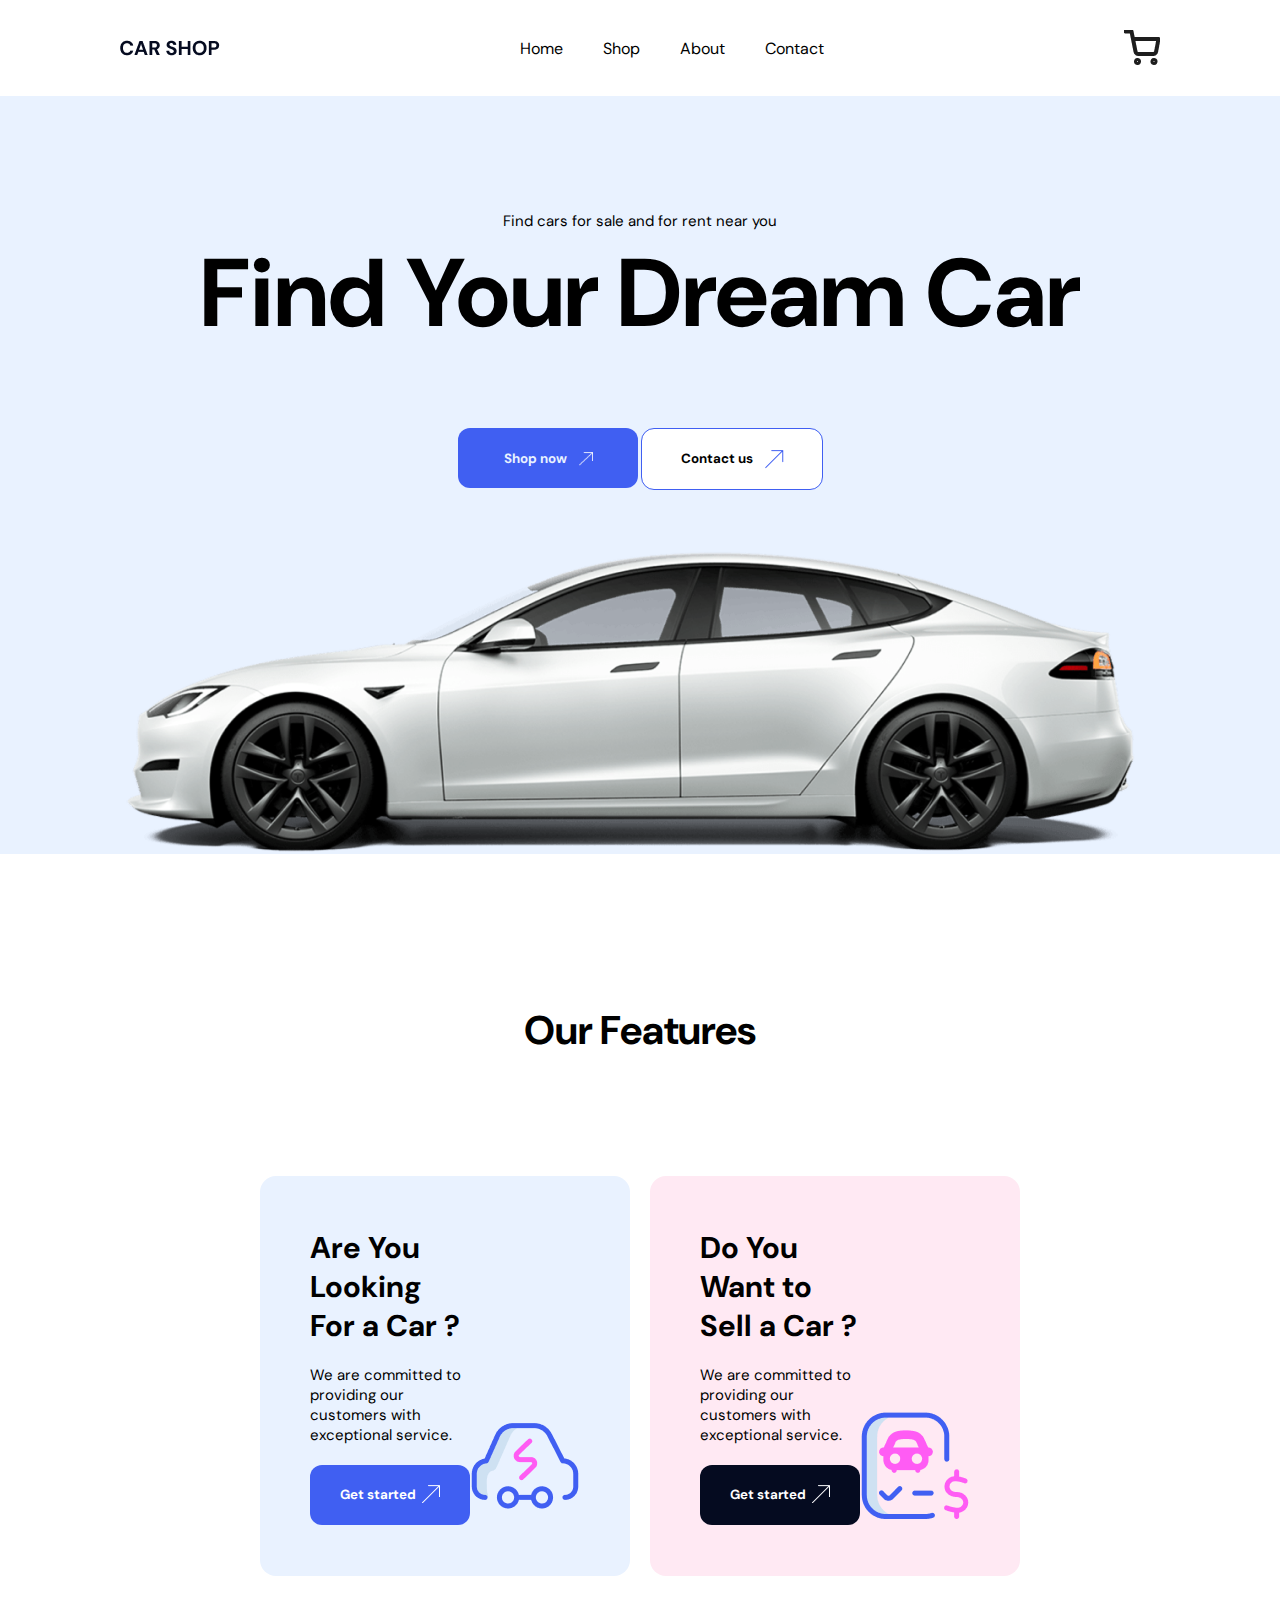
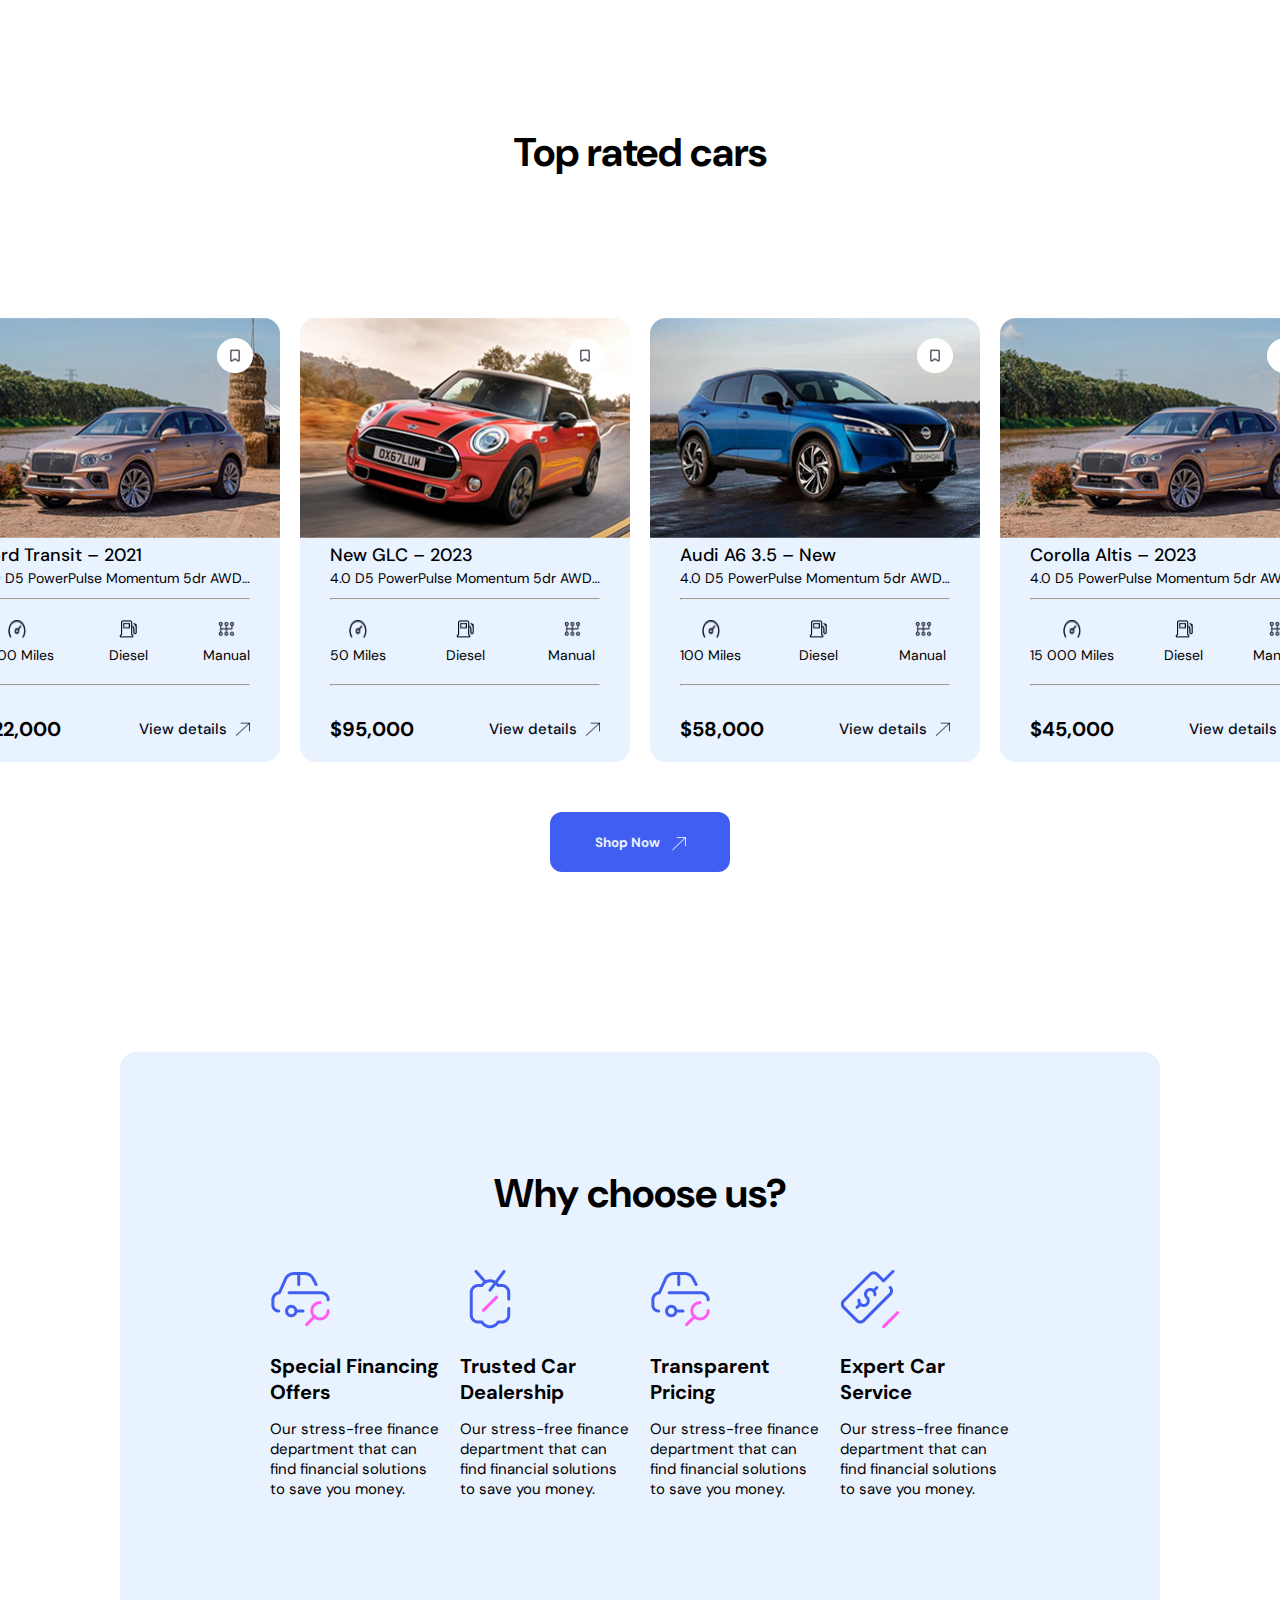
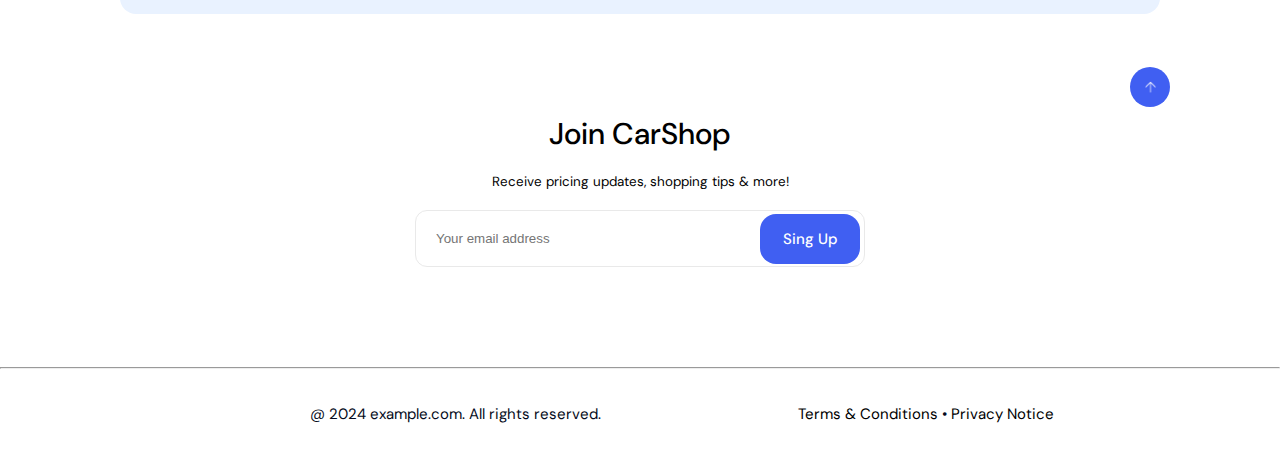
<file: index.html>
<!DOCTYPE html>
<html lang="en">
  <head>
    <meta charset="UTF-8" />
    <meta name="viewport" content="width=device-width, initial-scale=1.0" />
    <title>Document</title>
    <link rel="stylesheet" href="./styles/variables.css" />
    <link rel="stylesheet" href="./styles/style.css" />
  </head>
  <body>
    <nav>
      <img src="./assets/Logo.png" alt="Logo" />
      <div class="burger-menu" id="burger-menu">
        <img src="./assets/burgerMenu.png" alt="burger-menu" />
      </div>
      <ul id="nav-links">
        <li><a href="index.html">Home</a></li>
        <li><a href="./pages/shop.html">Shop</a></li>
        <li><a href="#">About</a></li>
        <li><a href="#">Contact</a></li>
      </ul>

      <img src="assets/shoppingCart.png" alt="Shopping cart" class="cart" />
    </nav>

    <section class="hero-section">
      <div class="hero-content">
        <p>Find cars for sale and for rent near you</p>
        <h1>Find Your Dream Car</h1>
        <div class="buttons">
          <button class="btn btn-shop">
            Shop now
            <img src="assets/Arrow.png" alt="Arrow" />
          </button>
          <button class="btn btn-contact">
            Contact us
            <img src="assets/blueArrow.png" alt="Arrow" />
          </button>
        </div>

        <img src="assets/heroSectionCarImg.png" alt="Car" class="desktop-img" />
        <img
          src="assets/heroSectionCarMobile.png"
          alt="Car"
          class="mobile-img"
        />
      </div>
    </section>

    <section class="features-section">
      <h2>Our Features</h2>

      <div class="features-wrapper">
        <div class="features-one">
          <div class="features-content">
            <h3>
              Are You Looking <br />
              For a Car ?
            </h3>
            <p>
              We are committed to providing our customers with <br />exceptional
              service.
            </p>
            <button class="btn-features-one">
              Get started
              <img src="assets/Arrow.png" alt="Arrow" />
            </button>
          </div>
          <div class="features-img">
            <img
              class="features-img"
              src="assets/electricCar.png"
              alt="Electric Car"
            />
          </div>
        </div>

        <div class="features-two">
          <div class="features-content">
            <h3>
              Do You Want to <br />
              Sell a Car ?
            </h3>
            <p>
              We are committed to providing our customers with <br />
              exceptional service.
            </p>
            <button class="btn-features-two">
              Get started
              <img src="assets/Arrow.png" alt="Arrow" />
            </button>
          </div>
          <div class="features-img">
            <img
              class="features-img"
              src="assets/electricCar2.png"
              alt="Electric Car"
            />
          </div>
        </div>
      </div>
    </section>

    <section class="wrapper">
      <h2>Top rated cars</h2>
      <div class="cards-wrapper">
        <div class="car">
          <div class="car-img">
            <img src="./assets/carBently2.png" alt="" />
          </div>
          <img class="bookmark" src="assets/bookmark.png" alt="" />
          <div class="card-content">
            <h4>Ford Transit – 2021</h4>
            <span>4.0 D5 PowerPulse Momentum 5dr AWD…</span>
            <hr class="line" />
            <div class="car-info">
              <div class="car-info-group">
                <img src="assets/milesLogo.png" alt="" />
                <p>2500 Miles</p>
              </div>
              <div class="car-info-group">
                <img src="assets/petrol.png" alt="" />
                <p>Diesel</p>
              </div>
              <div class="car-info-group">
                <img src="assets/gearbox.png" alt="" />
                <p>Manual</p>
              </div>
            </div>

            <hr class="line" />

            <div class="car-price">
              <p>$22,000</p>
              <button class="btn-details">
                View details
                <img src="assets/blackArrow.png" alt="" />
              </button>
            </div>
          </div>
        </div>
        <div class="car">
          <div class="car-img">
            <img src="./assets/carMiniMoris.png" alt="" />
          </div>
          <img class="bookmark" src="assets/bookmark.png" alt="" />
          <div class="card-content">
            <h4>New GLC – 2023</h4>
            <span>4.0 D5 PowerPulse Momentum 5dr AWD…</span>
            <hr class="line" />
            <div class="car-info">
              <div class="car-info-group">
                <img src="assets/milesLogo.png" alt="" />
                <p>50 Miles</p>
              </div>
              <div class="car-info-group">
                <img src="assets/petrol.png" alt="" />
                <p>Diesel</p>
              </div>
              <div class="car-info-group">
                <img src="assets/gearbox.png" alt="" />
                <p>Manual</p>
              </div>
            </div>

            <hr class="line" />

            <div class="car-price">
              <p>$95,000</p>
              <button class="btn-details">
                View details
                <img src="assets/blackArrow.png" alt="" />
              </button>
            </div>
          </div>
        </div>
        <div class="car">
          <div class="car-img">
            <img src="./assets/carNissan.png" alt="" />
          </div>
          <img class="bookmark" src="assets/bookmark.png" alt="" />
          <div class="card-content">
            <h4>Audi A6 3.5 – New</h4>
            <span>4.0 D5 PowerPulse Momentum 5dr AWD…</span>
            <hr class="line" />
            <div class="car-info">
              <div class="car-info-group">
                <img src="assets/milesLogo.png" alt="" />
                <p>100 Miles</p>
              </div>
              <div class="car-info-group">
                <img src="assets/petrol.png" alt="" />
                <p>Diesel</p>
              </div>
              <div class="car-info-group">
                <img src="assets/gearbox.png" alt="" />
                <p>Manual</p>
              </div>
            </div>

            <hr class="line" />

            <div class="car-price">
              <p>$58,000</p>
              <button class="btn-details">
                View details
                <img src="assets/blackArrow.png" alt="" />
              </button>
            </div>
          </div>
        </div>
        <div class="car">
          <div class="car-img">
            <img src="./assets/carBently2.png" alt="" />
          </div>
          <img class="bookmark" src="assets/bookmark.png" alt="" />
          <div class="card-content">
            <h4>Corolla Altis – 2023</h4>
            <span>4.0 D5 PowerPulse Momentum 5dr AWD…</span>
            <hr class="line" />
            <div class="car-info">
              <div class="car-info-group">
                <img src="assets/milesLogo.png" alt="" />
                <p>15 000 Miles</p>
              </div>
              <div class="car-info-group">
                <img src="assets/petrol.png" alt="" />
                <p>Diesel</p>
              </div>
              <div class="car-info-group">
                <img src="assets/gearbox.png" alt="" />
                <p>Manual</p>
              </div>
            </div>

            <hr class="line" />

            <div class="car-price">
              <p>$45,000</p>
              <button class="btn-details">
                View details
                <img src="assets/blackArrow.png" alt="" />
              </button>
            </div>
          </div>
        </div>
      </div>

      <button class="btn btn-shop">
        Shop Now
        <img src="assets/Arrow.png" alt="Arrow" />
      </button>
    </section>

    <section>
      <div class="why-choose-us">
        <h3>Why choose us?</h3>

        <div class="why-choose-us-content">
          <div class="content-info">
            <img src="assets/whyChooseUsPhotoFour.png" alt="" />
            <h5>Special Financing Offers</h5>
            <p>
              Our stress-free finance department that can <br />
              find financial solutions to save you money.
            </p>
          </div>
          <div class="content-info">
            <img src="assets/whyChooseUsPhotoOne.png" alt="" />
            <h5>Trusted Car Dealership</h5>
            <p>
              Our stress-free finance department that can <br />
              find financial solutions to save you money.
            </p>
          </div>
          <div class="content-info">
            <img src="assets/whyChooseUsPhotoFour.png" alt="" />
            <h5>Transparent Pricing</h5>
            <p>
              Our stress-free finance department that can <br />
              find financial solutions to save you money.
            </p>
          </div>
          <div class="content-info">
            <img src="assets/whyChooseUsPhotoThree.png" alt="" />
            <h5>Expert Car Service</h5>
            <p>
              Our stress-free finance department that can <br />
              find financial solutions to save you money.
            </p>
          </div>
        </div>
      </div>
    </section>

    <footer>
      <div class="footer-signup">
        <button class="scrollToTopBtn" id="scrollToTopBtn" title="Back to top">
          <img src="assets/arrowTop.png" alt="" />
        </button>
        <h3>Join CarShop</h3>
        <p>Receive pricing updates, shopping tips & more!</p>
        <div class="email-subscribe">
          <input
            class="footer-input"
            type="email"
            placeholder="Your email address"
            required
          />
          <button class="btn-sign-up" type="submit">Sing Up</button>
        </div>
      </div>

      <hr class="footer-hr" />
      <div class="footer-links">
            <span class="footer-span"
          >@ 2024 example.com. All rights reserved.</span
        >
        <span class="footer-span">
          <a href="#">Terms & Conditions</a> • <a href="#">Privacy Notice</a>
        </span>
      </div>
    </footer>
    <script src="main.js"></script>
  </body>
</html>
</file>
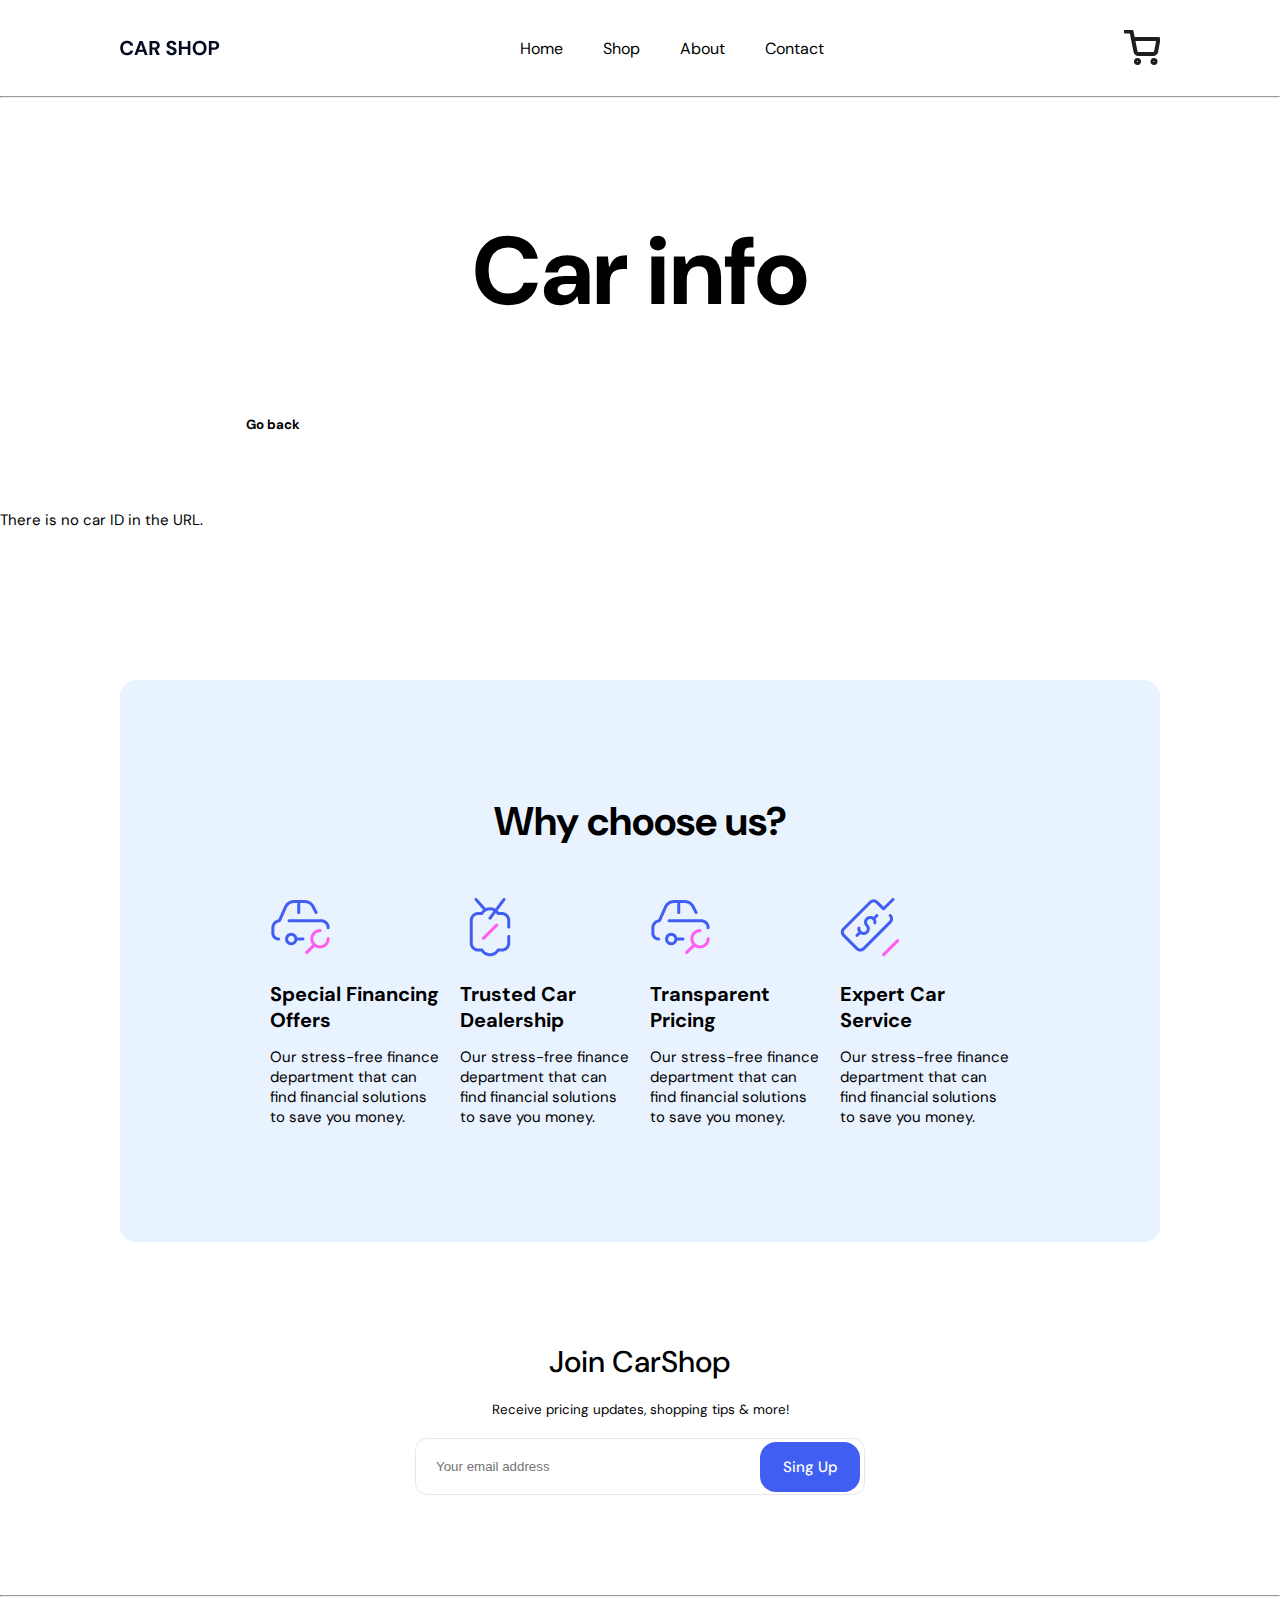
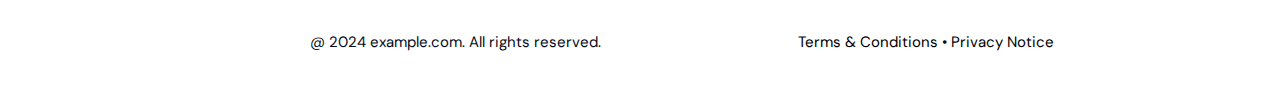
<file: carPage.html>
<!DOCTYPE html>
<html lang="en">
  <head>
    <meta charset="UTF-8" />
    <meta name="viewport" content="width=device-width, initial-scale=1.0" />
    <title>Document</title>
    <link rel="stylesheet" href="variables.css" />
    <link rel="stylesheet" href="carPage.css" />
  </head>
  <body>
    <nav>
      <img src="./assets/Logo.png" alt="Logo" />
      <div class="burger-menu" id="burger-menu">
        <img src="./assets/burgerMenu.png" alt="burger-menu" />
      </div>
      <ul id="nav-links">
        <li><a href="index.html">Home</a></li>
        <li><a href="shop.html">Shop</a></li>
        <li><a href="#">About</a></li>
        <li><a href="#">Contact</a></li>
      </ul>

      <img src="assets/shoppingCart.png" alt="Shopping cart" class="cart" />
    </nav>
    <hr />
     
    <section>
      <h1>Car info</h1>

      <div class="single-car">
        <button class="go-back-btn" id="goBackBtn">Go back</button>
        <div class="single-car-container"></div>
      </div>
    </section>

    <section>
      <div class="why-choose-us">
        <h3>Why choose us?</h3>

        <div class="why-choose-us-content">
          <div class="content-info">
            <img src="assets/whyChooseUsPhotoFour.png" alt="" />
            <h5>Special Financing Offers</h5>
            <p>
              Our stress-free finance department that can <br />
              find financial solutions to save you money.
            </p>
          </div>
          <div class="content-info">
            <img src="assets/whyChooseUsPhotoOne.png" alt="" />
            <h5>Trusted Car Dealership</h5>
            <p>
              Our stress-free finance department that can <br />
              find financial solutions to save you money.
            </p>
          </div>
          <div class="content-info">
            <img src="assets/whyChooseUsPhotoFour.png" alt="" />
            <h5>Transparent Pricing</h5>
            <p>
              Our stress-free finance department that can <br />
              find financial solutions to save you money.
            </p>
          </div>
          <div class="content-info">
            <img src="assets/whyChooseUsPhotoThree.png" alt="" />
            <h5>Expert Car Service</h5>
            <p>
              Our stress-free finance department that can <br />
              find financial solutions to save you money.
            </p>
          </div>
        </div>
      </div>
    </section>

    <footer>
      <div class="footer-signup">
        <h3>Join CarShop</h3>
        <p>Receive pricing updates, shopping tips & more!</p>
        <div class="email-subscribe">
          <input
            class="footer-input"
            type="email"
            placeholder="Your email address"
            required
          />
          <button class="btn-sign-up" type="submit">Sing Up</button>
        </div>
      </div>

      <hr class="footer-hr" />
      <div class="footer-links">
            <span class="footer-span"
          >@ 2024 example.com. All rights reserved.</span
        >
        <span class="footer-span">
          <a href="#">Terms & Conditions</a> • <a href="#">Privacy Notice</a>
        </span>
      </div>
    </footer>

    <script src="carPage.js"></script>
  </body>
</html>
</file>
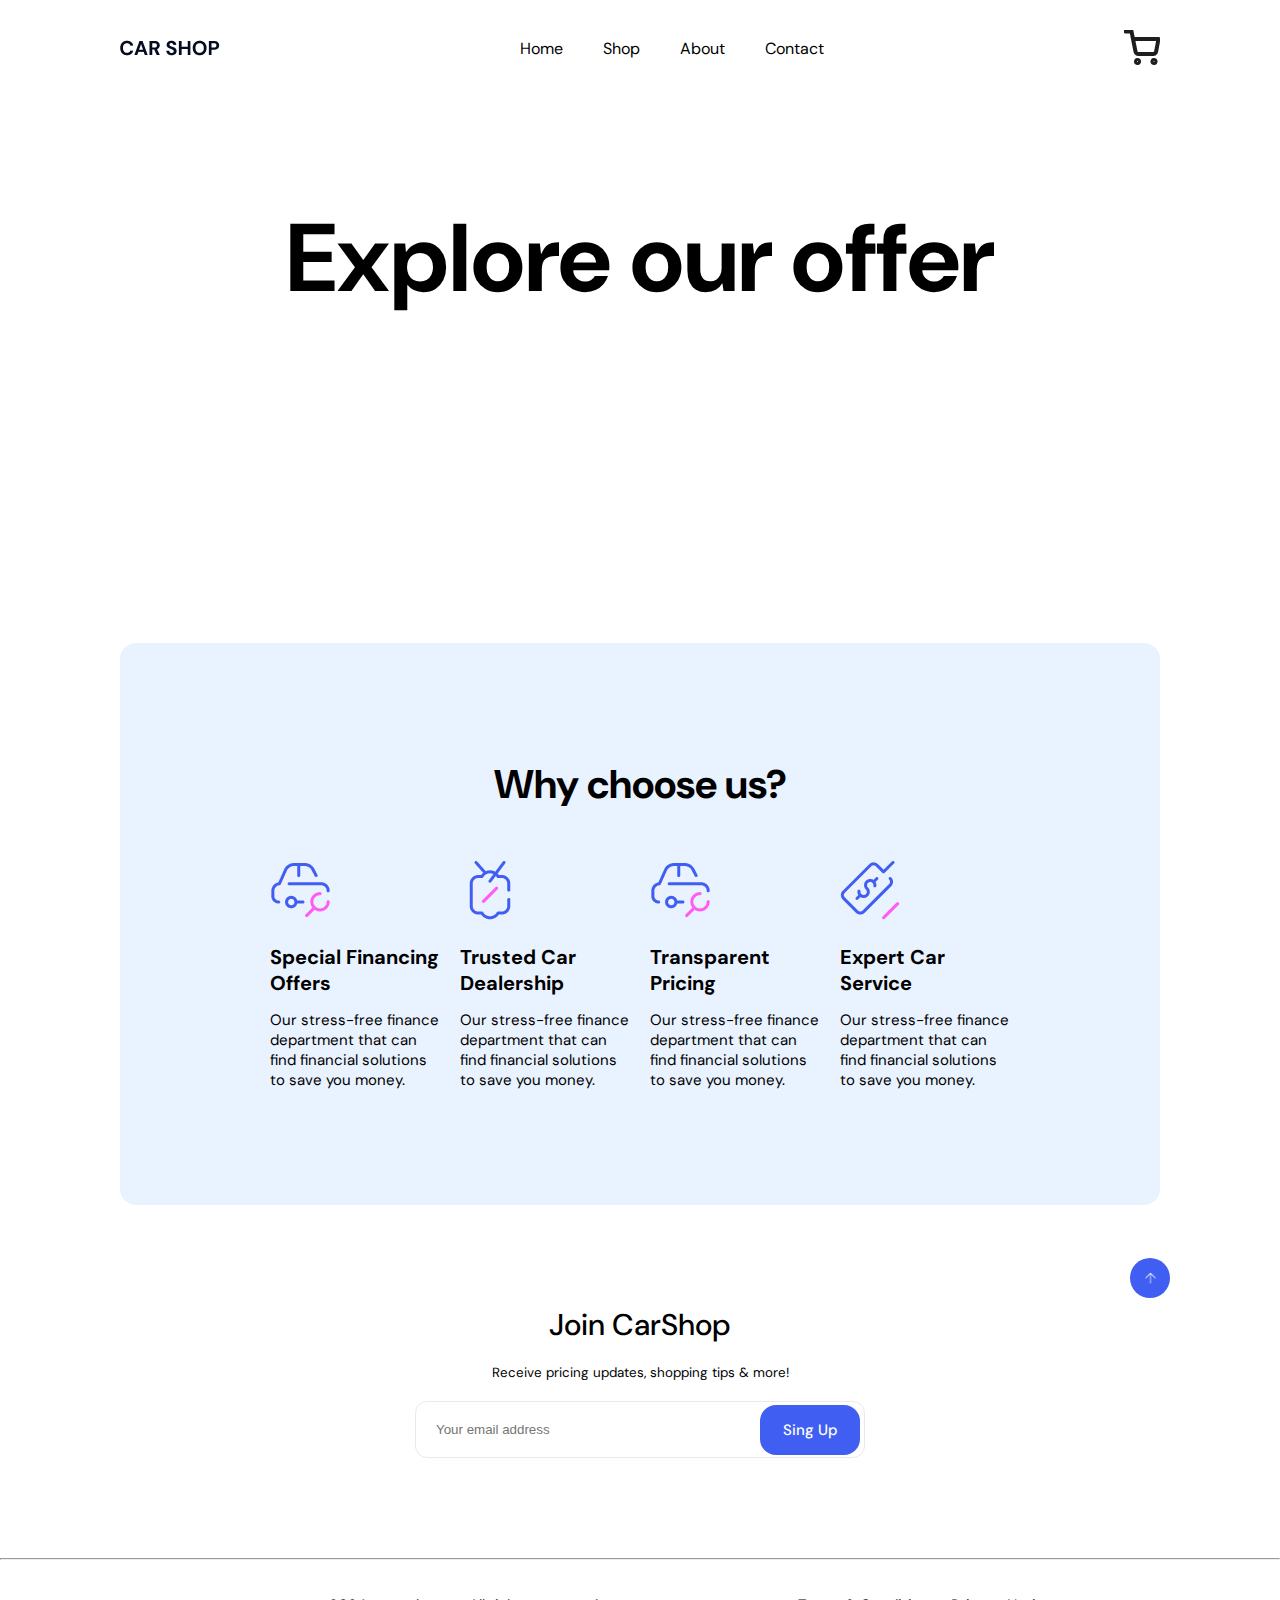
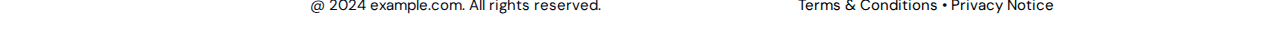
<file: shop.html>
<!DOCTYPE html>
<html lang="en">
  <head>
    <link rel="stylesheet" href="variables.css" />
    <meta charset="UTF-8" />
    <meta name="viewport" content="width=device-width, initial-scale=1.0" />
    <title>Document</title>
    <link rel="stylesheet" href="style.css" />
    <link rel="stylesheet" href="shop.css" />
  </head>
  <body>
    <nav>
      <img src="./assets/Logo.png" alt="Logo" />
      <div class="burger-menu" id="burger-menu">
        <img src="./assets/burgerMenu.png" alt="burger-menu" />
      </div>
      <ul id="nav-links">
        <li><a href="index.html">Home</a></li>
        <li><a href="shop.html">Shop</a></li>
        <li><a href="#">About</a></li>
        <li><a href="#">Contact</a></li>
      </ul>

      <img src="assets/shoppingCart.png" alt="Shopping cart" class="cart" />
    </nav>

    <section class="explore-offer">
      <h1>Explore our offer</h1>
    </section>
    <section class="car-list" id="car-list"></section>

    <section>
      <div class="why-choose-us">
        <h3>Why choose us?</h3>

        <div class="why-choose-us-content">
          <div class="content-info">
            <img src="assets/whyChooseUsPhotoFour.png" alt="" />
            <h5>Special Financing Offers</h5>
            <p>
              Our stress-free finance department that can <br />
              find financial solutions to save you money.
            </p>
          </div>
          <div class="content-info">
            <img src="assets/whyChooseUsPhotoOne.png" alt="" />
            <h5>Trusted Car Dealership</h5>
            <p>
              Our stress-free finance department that can <br />
              find financial solutions to save you money.
            </p>
          </div>
          <div class="content-info">
            <img src="assets/whyChooseUsPhotoFour.png" alt="" />
            <h5>Transparent Pricing</h5>
            <p>
              Our stress-free finance department that can <br />
              find financial solutions to save you money.
            </p>
          </div>
          <div class="content-info">
            <img src="assets/whyChooseUsPhotoThree.png" alt="" />
            <h5>Expert Car Service</h5>
            <p>
              Our stress-free finance department that can <br />
              find financial solutions to save you money.
            </p>
          </div>
        </div>
      </div>
    </section>

    <footer>
      <div class="footer-signup">
        <button class="scrollToTopBtn" id="scrollToTopBtn" title="Back to top">
          <img src="assets/arrowTop.png" alt="" />
        </button>
        <h3>Join CarShop</h3>
        <p>Receive pricing updates, shopping tips & more!</p>
        <div class="email-subscribe">
          <input
            class="footer-input"
            type="email"
            placeholder="Your email address"
            required
          />
          <button class="btn-sign-up" type="submit">Sing Up</button>
        </div>
      </div>

      <hr class="footer-hr" />
      <div class="footer-links">
            <span class="footer-span"
          >@ 2024 example.com. All rights reserved.</span
        >
        <span class="footer-span">
          <a href="#">Terms & Conditions</a> • <a href="#">Privacy Notice</a>
        </span>
      </div>
    </footer>
    <script src="main.js"></script>
  </body>
</html>
</file>
<file: styles/variables.css>
:root {
  --bg-hero-section: #e9f2ff;

  --btn-outline: #405ff2;
  --btn-primary: #ffffff;
  --btn-secondary: #050b20;

  --features-bg-primary: #e9f2ff;
  --features-bg-secondary: #ffe9f3;

  --input-outline: #e9e9e9;

  --car-description-text: #808080;
}
</file>
<file: styles/style.css>
@import url("https://fonts.googleapis.com/css2?family=DM+Sans:wght@400;500;700&display=swap");

* {
  margin: 0;
  padding: 0;
  box-sizing: border-box;
}

body {
  font-family: "DM Sans", sans-serif;
  overflow-x: hidden;
}

h1 {
  font-size: 6rem;
  margin-bottom: 72px;
}

h2 {
  text-align: center;
  font-size: 2.5rem;
  margin-top: 150px;
  margin-bottom: 120px;
}

nav {
  display: flex;
  justify-content: space-between;
  align-items: center;
  padding: 30px 120px;
}

ul {
  display: flex;
  gap: 40px;
  list-style: none;
}

a {
  color: black;
  text-decoration: none;
  transition: transform 0.3s ease-out;
  display: inline-block;
}

a:hover {
  transform: scale(1.1);
}

img.cart {
  cursor: pointer;
  transition: transform 0.3s ease-out;
}

img.cart:hover {
  transform: scale(1.1);
}

.burger-menu {
  display: none;
  cursor: pointer;
}

.burger-menu img {
  width: 30px;
}

@media (max-width: 1024px) {
  nav {
    padding: 20px 60px;
  }
  ul {
    gap: 20px;
  }
}

@media (max-width: 500px) {
  nav {
    flex-wrap: wrap;
    align-items: center;
    justify-content: space-between;
    padding: 10px 20px;
    margin-top: 10px;
  }

  h1 {
    font-size: 3rem;
    text-align: center;
    overflow: hidden;
  }

  ul {
    max-height: 0;
    flex-direction: column;
    overflow: hidden;
    width: 100%;
    gap: 10px;
    margin-top: 15px;
    flex-basis: 100%;
    order: 3;
    transition: max-height 0.4s ease;
    opacity: 0;
  }

  .burger-menu {
    display: block;
    margin-left: auto;
    order: 1;
  }

  img.cart {
    width: 30px;
    height: auto;
    order: 2;
  }

  ul.active {
    opacity: 1;
    max-height: 500px;
    transform: translateX(0);
    animation: slideIn 0.4s ease forwards;
    transition: max-height 0.4s ease, opacity 0.4s ease, transform 0.4s ease;
  }

  ul li {
    opacity: 0;
    transform: translateX(-20px);
    transition: opacity 0.4s ease, transform 0.4s ease;
  }

  ul.active li {
    opacity: 1;
    transform: translateX(0);
  }

  ul.active li:nth-child(1) {
    animation-delay: 0.1s;
  }
  ul.active li:nth-child(2) {
    animation-delay: 0.2s;
  }
  ul.active li:nth-child(3) {
    animation-delay: 0.3s;
  }
  ul.active li:nth-child(4) {
    animation-delay: 0.4s;
  }
}

@keyframes slideIn {
  from {
    opacity: 0;
    transform: translateX(-20px);
  }
  to {
    opacity: 1;
    transform: translateX(0);
  }
}
/* Hero section */

.hero-section {
  background-color: var(--bg-hero-section);
  display: flex;
  justify-content: center;
  align-items: center;
}

.hero-content {
  width: 100%;
  display: flex;
  flex-direction: column;
  align-items: center;
  padding: 0 20px;
  max-width: 1200px;
}

.hero-content p {
  margin-top: 115px;
}

.btn {
  border-radius: 12px;
  background-color: var(--btn-outline);
  cursor: pointer;
  border: none;
  height: 60px;
  width: 180px;
  font-weight: 700;
  color: #e9f2ff;
  font-family: inherit;
  margin-bottom: 30px;
}

.btn img {
  vertical-align: middle;
  margin-left: 9px;
}

.btn-contact {
  background-color: var(--btn-primary);
  color: var(--hero-section-btn-color);
  outline: 1px solid var(--btn-outline);
}

.mobile-img {
  display: none;
}

@media (max-width: 1024px) {
  .hero-content {
    padding: 0 20px;
  }

  .hero-content p {
    margin-top: 65px;
    text-align: center;
  }

  .btn {
    width: 164px;
    height: 46px;
  }

  .hero-content img {
    max-width: 100%;
    height: auto;
  }

  .desktop-img {
    display: none;
  }
  .mobile-img {
    display: block;
  }
}

/* Features section  */

.features-wrapper {
  display: flex;
  justify-content: space-between;
  align-items: flex-start;
  gap: 20px;
  padding: 0 260px;
}

.features-content {
  display: flex;
  flex-direction: column;
  gap: 20px;
}

.features-one,
.features-two {
  display: flex;
  justify-content: space-between;
  align-items: center;
  padding: 50px;
  border-radius: 16px;
  width: 685px;
  height: 400px;
}

.features-one {
  background-color: var(--features-bg-primary);
}

.features-two {
  background-color: var(--features-bg-secondary);
}

h3 {
  font-size: 1.875rem;
}

p {
  font-size: 0.9375rem;
}

.btn-features-one,
.btn-features-two {
  display: inline-flex;
  align-items: center;
  justify-content: center;
  background-color: var(--btn-outline);
  color: var(--btn-primary);
  cursor: pointer;
  width: 160px;
  height: 60px;
  border-radius: 12px;
  border: none;
  font-family: inherit;
  font-weight: 700;
  gap: 6px;
}

.btn-features-two {
  background-color: var(--btn-secondary);
}

.features-img {
  align-self: flex-end;
}

@media (max-width: 500px) {
  .features-wrapper {
    flex-direction: column;
    padding: 0;
    gap: 0;
  }

  .features-one,
  .features-two {
    width: 100%;
    flex-direction: column;
    align-items: center;
    text-align: center;
    border-radius: 0;
  }

  .features-content {
    display: flex;
    align-items: center;
    flex-direction: column;
  }

  .features-content h3 {
    font-size: 1.875rem;
  }

  .btn-features-one,
  .btn-features-two {
    width: 160px;
    height: 60px;
  }

  .features-img {
    align-self: center;
    margin-top: 10px;
    width: 80px;
    height: 80px;
  }
}

@media (min-width: 501px) and (max-width: 1023px) {
  .features-wrapper {
    flex-direction: column;
    padding: 0 30px;
    gap: 30px;
  }

  .features-one,
  .features-two {
    flex-direction: column;
    width: 100%;
    align-items: center;
    text-align: center;
    height: auto;
  }

  .features-content {
    display: flex;
    flex-direction: column;
    align-items: center;
    gap: 15px;
  }

  .hero-section h1 {
    font-size: 4rem;
  }

  .features-content h3 {
    font-size: 2rem;
  }

  .btn-features-one,
  .btn-features-two {
    width: 150px;
    height: 50px;
  }

  .features-img {
    align-self: center;
    margin-top: 20px;
    width: 130px;
    height: 130px;
  }
}

/* Top rated cars  */

.car h4 {
  font-size: 1.125rem;
  margin: 0 30px;
  font-weight: 500;
}

.cards-wrapper {
  display: flex;
  justify-content: space-between;
  gap: 20px;
}

.car {
  flex: 0 0 23%;
}

.line {
  margin: 10px 30px;
}

.car img {
  width: 100%;
  border-top-left-radius: 16px;
  border-top-right-radius: 16px;
}
.car span {
  font-size: 0.875rem;
  padding: 0 30px;
  text-wrap: nowrap;
}

.wrapper {
  display: flex;
  align-items: center;
  justify-content: space-between;
  padding: 0 50px;
  gap: 20px;
  flex-direction: column;
}

.car {
  background-color: var(--bg-hero-section);
  border-radius: 16px;
  position: relative;
  margin-bottom: 30px;
}

.bookmark {
  position: absolute;
  top: 20px;
  left: 120px;
  object-fit: contain;
  cursor: pointer;
  height: 36px;
  width: 36px;
}

.car-img {
  width: 100%;
  object-fit: cover;
  border-top-left-radius: 16px;
  border-top-right-radius: 16px;
}

.car-price {
  display: flex;
  justify-content: space-between;
  align-items: center;
  margin-top: 30px;
  padding: 0 30px;
}

.car-price h3 {
  font-size: 1.25rem;
  margin-bottom: 30px;
}

.car-info {
  display: flex;
  justify-content: space-between;
  margin: 20px 30px;
  flex-direction: row;
  text-align: center;
  gap: 50px;
}

.car-info-group {
  display: flex;
  flex-direction: column;
  align-items: center;
  flex: 1;
}

.car-info img {
  width: 18px;
  height: 18px;
  margin-bottom: 8px;
  border-radius: 0;
}

.car-info-group p {
  font-size: 0.875rem;
  white-space: nowrap;
}

.car-price {
  margin-bottom: 20px;
}

.car-price button {
  display: inline-flex;
  align-items: center;
  justify-content: center;
  border: none;
  gap: 9px;
  cursor: pointer;
  color: var(--btn-secondary);
  font-family: inherit;
  font-weight: 500;
  font-size: 0.9375rem;
  background-color: transparent;
}

.btn-details img {
  height: 14px;
  width: 14px;
  border-radius: 0;
}

.car-price p {
  font-size: 1.25rem;
  font-weight: 700;
}

.btn-shop img {
  height: 14px;
  width: 14px;
  gap: 9px;
}

@media (max-width: 1024px) {
  .cards-wrapper {
    display: flex;
    flex-direction: column;
    padding: 0 20px;
  }
}

@media (max-width: 500px) {
  .car {
    width: 100%;
    margin: 0 auto;
  }

  .btn {
    margin-top: 40px;
  }

  .bookmark {
    position: absolute;
    width: 30px;
    height: 30px;
  }
}

/* why-choose-us */

.why-choose-us {
  background-color: var(--bg-hero-section);
  /* join marings */
  margin: 0 120px;
  margin-top: 150px;
  border-radius: 16px;
  padding: 115px 0;
}

.why-choose-us h3 {
  text-align: center;
  font-size: 2.5rem;
  margin-bottom: 50px;
}

.why-choose-us-content {
  display: flex;
  justify-content: space-between;
  gap: 20px;
  padding: 0 150px;
}

.content img {
  width: 51px;
  height: 60px;
}

.content-info img {
  margin-bottom: 18px;
}

.content-info h5 {
  margin-bottom: 14px;
}

h5 {
  font-size: 1.25rem;
}

.content p {
  font-size: 0.9375rem;
}

@media (max-width: 1024px) and (min-width: 769px) {
  .content {
    flex-direction: row;
    padding: clamp(10px, 4vw, 150px);
    gap: clamp(8px, 2.5vw, 40px);
  }

  .content-info h5 {
    font-size: clamp(0.85rem, 1.5vw, 1.25rem);
  }

  .content-info p {
    font-size: clamp(0.7rem, 1.2vw, 0.9375rem);
  }
}

@media (max-width: 768px) and (min-width: 501px) {
  .content {
    flex-direction: column;
    padding: 20px 40px;
    gap: 30px;
  }
}

.content-info p {
  font-size: clamp(0.7rem, 1.2vw, 0.9375rem);
}

@media (max-width: 500px) {
  .why-choose-us-content {
    flex-direction: column;
    padding: 0 30px;
    gap: 40px;
  }

  .why-choose-us {
    margin: 0;
  }

  .why-choose-us h3 {
    font-size: 1.5rem;
  }

  .content-info {
    align-items: center;
    text-align: center;
  }

  .content-info img {
    margin: 0 auto 18px;
  }
}

/* footer */

.footer-signup {
  position: relative;
  display: flex;
  align-items: center;
  justify-content: center;
  flex-direction: column;
  padding: 100px;
  gap: 20px;
}

.footer-signup h3 {
  font-weight: 500;
  font-size: 1.875rem;
}

.footer-signup p {
  font-size: 0.8375rem;
}

.email-subscribe {
  position: relative;
  max-width: 450px;
  width: 100%;
  margin: 0 auto;
}

.footer-input {
  width: 100%;
  padding: 20px 120px 20px 20px;
  text-align: left;
  border-radius: 12px;
  border: 1px solid var(--input-outline);
}

.btn-sign-up {
  position: absolute;
  top: 50%;
  right: 5px;
  font-family: inherit;
  font-weight: 500;
  font-size: 0.9375rem;
  transform: translateY(-50%);
  width: 100px;
  height: 50px;
  background-color: var(--btn-outline);
  color: var(--btn-primary);
  border: none;
  border-radius: 16px;
  cursor: pointer;
}

.footer-links {
  display: flex;
  justify-content: space-between;
  align-items: center;
  margin: 34px;
  width: 100%;
  padding: 0 260px;
}

.footer-span {
  flex: 1;
  color: var(--btn-secondary);
  font-size: 0.9375rem;
  font-weight: 400;
}

.footer-span:last-child {
  text-align: right;
}

@media (max-width: 500px) {
  .footer-links {
    flex-direction: column;
    padding: 0 20px;
    margin: 20px 0;
    gap: 10px;
  }
}

@media (max-width: 1024px) {
  .footer-links {
    padding: 0 40px;
    margin: 20px;
  }
}

.scrollToTopBtn {
  position: absolute;
  display: flex;
  justify-content: center;
  align-items: center;
  background-color: var(--btn-outline);
  right: 110px;
  bottom: 260px;
  background-color: var(--btn-outline);
  color: var(--btn-primary);
  border: none;
  border-radius: 50%;
  width: 40px;
  height: 40px;
  cursor: pointer;
  transition: transform 0.3s ease;
}

.scrollToTopBtn:hover {
  transform: scale(1.1);
}

.scrollToTopBtn img {
  width: 13px;
  height: 13px;
}
</file>
<file: variables.css>
:root {
  --bg-hero-section: #e9f2ff;

  --btn-outline: #405ff2;
  --btn-primary: #ffffff;

  --features-bg-primary: #e9f2ff;
  --features-bg-secondary: #ffe9f3;

  --btn-secondary: #050b20;

  --input-outline: #e9e9e9;
}
</file>
<file: carPage.css>
@import url(variables.css);
@import url("style.css");

h1 {
  display: flex;
  justify-content: center;
  margin-top: 90px;
}

h2 {
  align-self: flex-start;
  margin-left: 30px;
  font-size: 2.5rem;
  text-transform: uppercase;
  margin-bottom: 14px;
  white-space: nowrap;
  font-weight: 700;
}
.car-detail {
  display: flex;
  align-items: flex-start;
  gap: 170px;
}

.car-description {
  margin-bottom: 30px;
  color: var(--car-description-text, #808080);
  font-weight: 500;
}

.car-data {
  margin-left: 30px;
  display: flex;
  flex-direction: column;
  gap: 10px;
}

.car-data p {
  color: var(--car-description-text, #808080);
  font-weight: 500;
}
.car-data p strong {
  color: initial;
  font-weight: 500;
}

.car-detail img {
  width: 695px;
  height: 670px;
  max-width: 100%;
  border-radius: 8px;
  margin-left: 240px;
  object-fit: cover;
}

.car-info-text {
  display: flex;
  flex-direction: column;
  gap: 16px;
}

.car-price {
  font-weight: 700;
  font-size: 1.5rem;
}

.controls-wrapper {
  display: inline-flex;
  align-items: center;
  padding-left: 25px;
}

.minus-btn,
.plus-btn {
  width: 50px;
  height: 60px;
  border: none;
  background-color: var(--features-bg-primary);
  cursor: pointer;
  border-radius: 12px 0 0 12px;
  font-weight: 700;
}
.plus-btn {
  border-radius: 0 12px 12px 0;
}

.quantity-value {
  width: 50px;
  height: 60px;
  background-color: var(--features-bg-primary);
  display: flex;
  align-items: center;
  justify-content: center;
  font-weight: 700;
}

.go-back-btn {
  margin-bottom: 67px;
  padding: 10px 16px;
  margin-left: 230px;
  background-color: transparent;
  font-weight: 700;
  font-family: inherit;
  border: none;
  cursor: pointer;
}

.go-back-btn:hover {
  transform: scale(1.1);
  transition: transform 0.3s ease;
}

.btn {
  margin-left: 20px;
  margin-top: 30px;
}

@media (max-width: 1024px) {
  .car-detail {
    flex-direction: column;
    gap: 40px;
  }

  .car-detail img {
    width: 100%;
    height: auto;
  }

  .controls-wrapper {
    justify-content: center;
    gap: 10px;
    flex-wrap: wrap;
  }

  .btn,
  .minus-btn,
  .plus-btn,
  .quantity-value {
    width: 50%;
    margin-top: 10px;
  }
}

@media (max-width: 500px) {
  h2 {
    font-size: 1.8rem;
  }

  .car-detail img {
    margin-left: 0;
  }

  .car-description,
  .car-data p {
    font-size: 0.9rem;
  }

  .car-price {
    font-size: 1.2rem;
  }

  .go-back-btn {
    margin-left: 10px;
    margin-right: 10px;
    padding: 8px 12px;
  }
}
</file>
<file: style.css>
@import url("https://fonts.googleapis.com/css2?family=DM+Sans:wght@400;500;700&display=swap");

* {
  margin: 0;
  padding: 0;
  box-sizing: border-box;
}

body {
  font-family: "DM Sans", sans-serif;
  overflow-x: hidden;
}

h1 {
  font-size: 6rem;
  margin-bottom: 72px;
}

h2 {
  text-align: center;
  font-size: 2.5rem;
  margin-top: 150px;
  margin-bottom: 120px;
}

nav {
  display: flex;
  justify-content: space-between;
  align-items: center;
  padding: 30px 120px;
}

ul {
  display: flex;
  gap: 40px;
  list-style: none;
}

a {
  color: black;
  text-decoration: none;
  transition: transform 0.3s ease-out;
  display: inline-block;
}

a:hover {
  transform: scale(1.1);
}

img.cart {
  cursor: pointer;
  transition: transform 0.3s ease-out;
}

img.cart:hover {
  transform: scale(1.1);
}

.burger-menu {
  display: none;
  cursor: pointer;
}

.burger-menu img {
  width: 30px;
}

@media (max-width: 1024px) {
  nav {
    padding: 20px 60px;
  }
  ul {
    gap: 20px;
  }
}

@media (max-width: 500px) {
  nav {
    flex-wrap: wrap;
    align-items: center;
    justify-content: space-between;
    padding: 10px 20px;
    margin-top: 10px;
  }

  h1 {
    font-size: 3rem;
    text-align: center;
    overflow: hidden;
  }

  ul {
    max-height: 0;
    flex-direction: column;
    overflow: hidden;
    width: 100%;
    gap: 10px;
    margin-top: 15px;
    flex-basis: 100%;
    order: 3;
    transition: max-height 0.4s ease;
    opacity: 0;
  }

  .burger-menu {
    display: block;
    margin-left: auto;
    order: 1;
  }

  img.cart {
    width: 30px;
    height: auto;
    order: 2;
  }

  ul.active {
    opacity: 1;
    max-height: 500px;
    transform: translateX(0);
    animation: slideIn 0.4s ease forwards;
    transition: max-height 0.4s ease, opacity 0.4s ease, transform 0.4s ease;
  }

  ul li {
    opacity: 0;
    transform: translateX(-20px);
    transition: opacity 0.4s ease, transform 0.4s ease;
  }

  ul.active li {
    opacity: 1;
    transform: translateX(0);
  }

  ul.active li:nth-child(1) {
    animation-delay: 0.1s;
  }
  ul.active li:nth-child(2) {
    animation-delay: 0.2s;
  }
  ul.active li:nth-child(3) {
    animation-delay: 0.3s;
  }
  ul.active li:nth-child(4) {
    animation-delay: 0.4s;
  }
}

@keyframes slideIn {
  from {
    opacity: 0;
    transform: translateX(-20px);
  }
  to {
    opacity: 1;
    transform: translateX(0);
  }
}
/* Hero section */

.hero-section {
  background-color: var(--bg-hero-section);
  display: flex;
  justify-content: center;
  align-items: center;
}

.hero-content {
  width: 100%;
  display: flex;
  flex-direction: column;
  align-items: center;
  padding: 0 20px;
  max-width: 1200px;
}

.hero-content p {
  margin-top: 115px;
}

.btn {
  border-radius: 12px;
  background-color: var(--btn-outline);
  cursor: pointer;
  border: none;
  height: 60px;
  width: 180px;
  font-weight: 700;
  color: #e9f2ff;
  font-family: inherit;
  margin-bottom: 30px;
}

.btn img {
  vertical-align: middle;
  margin-left: 9px;
}

.btn-contact {
  background-color: var(--btn-primary);
  color: var(--hero-section-btn-color);
  outline: 1px solid var(--btn-outline);
}

.mobile-img {
  display: none;
}

@media (max-width: 1024px) {
  .hero-content {
    padding: 0 20px;
  }

  .hero-content p {
    margin-top: 65px;
    text-align: center;
  }

  .btn {
    width: 164px;
    height: 46px;
  }

  .hero-content img {
    max-width: 100%;
    height: auto;
  }

  .desktop-img {
    display: none;
  }
  .mobile-img {
    display: block;
  }
}

/* Features section  */

.features-wrapper {
  display: flex;
  justify-content: space-between;
  align-items: flex-start;
  gap: 20px;
  padding: 0 260px;
}

.features-content {
  display: flex;
  flex-direction: column;
  gap: 20px;
}

.features-one,
.features-two {
  display: flex;
  justify-content: space-between;
  align-items: center;
  padding: 50px;
  border-radius: 16px;
  width: 685px;
  height: 400px;
}

.features-one {
  background-color: var(--features-bg-primary);
}

.features-two {
  background-color: var(--features-bg-secondary);
}

h3 {
  font-size: 1.875rem;
}

p {
  font-size: 0.9375rem;
}

.btn-features-one,
.btn-features-two {
  display: inline-flex;
  align-items: center;
  justify-content: center;
  background-color: var(--btn-outline);
  color: var(--btn-primary);
  cursor: pointer;
  width: 160px;
  height: 60px;
  border-radius: 12px;
  border: none;
  font-family: inherit;
  font-weight: 700;
  gap: 6px;
}

.btn-features-two {
  background-color: var(--btn-secondary);
}

.features-img {
  align-self: flex-end;
}

@media (max-width: 500px) {
  .features-wrapper {
    flex-direction: column;
    padding: 0;
    gap: 0;
  }

  .features-one,
  .features-two {
    width: 100%;
    flex-direction: column;
    align-items: center;
    text-align: center;
    border-radius: 0;
  }

  .features-content {
    display: flex;
    align-items: center;
    flex-direction: column;
  }

  .features-content h3 {
    font-size: 1.875rem;
  }

  .btn-features-one,
  .btn-features-two {
    width: 160px;
    height: 60px;
  }

  .features-img {
    align-self: center;
    margin-top: 10px;
    width: 80px;
    height: 80px;
  }
}

@media (min-width: 501px) and (max-width: 1023px) {
  .features-wrapper {
    flex-direction: column;
    padding: 0 30px;
    gap: 30px;
  }

  .features-one,
  .features-two {
    flex-direction: column;
    width: 100%;
    align-items: center;
    text-align: center;
    height: auto;
  }

  .features-content {
    display: flex;
    flex-direction: column;
    align-items: center;
    gap: 15px;
  }

  .hero-section h1 {
    font-size: 4rem;
  }

  .features-content h3 {
    font-size: 2rem;
  }

  .btn-features-one,
  .btn-features-two {
    width: 150px;
    height: 50px;
  }

  .features-img {
    align-self: center;
    margin-top: 20px;
    width: 130px;
    height: 130px;
  }
}

/* Top rated cars  */

.car h4 {
  font-size: 1.125rem;
  margin: 0 30px;
  font-weight: 500;
}

.cards-wrapper {
  display: flex;
  justify-content: space-between;
  gap: 20px;
}

.car {
  flex: 0 0 23%;
}

.line {
  margin: 10px 30px;
}

.car img {
  width: 100%;
  border-top-left-radius: 16px;
  border-top-right-radius: 16px;
}
.car span {
  font-size: 0.875rem;
  padding: 0 30px;
  text-wrap: nowrap;
}

.wrapper {
  display: flex;
  align-items: center;
  justify-content: space-between;
  padding: 0 50px;
  gap: 20px;
  flex-direction: column;
}

.car {
  background-color: var(--bg-hero-section);
  border-radius: 16px;
  position: relative;
  margin-bottom: 30px;
}

.bookmark {
  position: absolute;
  top: 20px;
  left: 120px;
  object-fit: contain;
  cursor: pointer;
  height: 36px;
  width: 36px;
}

.car-img {
  width: 100%;
  object-fit: cover;
  border-top-left-radius: 16px;
  border-top-right-radius: 16px;
}

.car-price {
  display: flex;
  justify-content: space-between;
  align-items: center;
  margin-top: 30px;
  padding: 0 30px;
}

.car-price h3 {
  font-size: 1.25rem;
  margin-bottom: 30px;
}

.car-info {
  display: flex;
  justify-content: space-between;
  margin: 20px 30px;
  flex-direction: row;
  text-align: center;
  gap: 50px;
}

.car-info-group {
  display: flex;
  flex-direction: column;
  align-items: center;
  flex: 1;
}

.car-info img {
  width: 18px;
  height: 18px;
  margin-bottom: 8px;
  border-radius: 0;
}

.car-info-group p {
  font-size: 0.875rem;
  white-space: nowrap;
}

.car-price {
  margin-bottom: 20px;
}

.car-price button {
  display: inline-flex;
  align-items: center;
  justify-content: center;
  border: none;
  gap: 9px;
  cursor: pointer;
  color: var(--btn-secondary);
  font-family: inherit;
  font-weight: 500;
  font-size: 0.9375rem;
  background-color: transparent;
}

.btn-details img {
  height: 14px;
  width: 14px;
  border-radius: 0;
}

.car-price p {
  font-size: 1.25rem;
  font-weight: 700;
}

.btn-shop img {
  height: 14px;
  width: 14px;
  gap: 9px;
}

@media (max-width: 1024px) {
  .cards-wrapper {
    display: flex;
    flex-direction: column;
    padding: 0 20px;
  }
}

@media (max-width: 500px) {
  .car {
    width: 100%;
    margin: 0 auto;
  }

  .btn {
    margin-top: 40px;
  }

  .bookmark {
    position: absolute;
    width: 30px;
    height: 30px;
  }
}

/* why-choose-us */

.why-choose-us {
  background-color: var(--bg-hero-section);
  /* join marings */
  margin: 0 120px;
  margin-top: 150px;
  border-radius: 16px;
  padding: 115px 0;
}

.why-choose-us h3 {
  text-align: center;
  font-size: 2.5rem;
  margin-bottom: 50px;
}

.why-choose-us-content {
  display: flex;
  justify-content: space-between;
  gap: 20px;
  padding: 0 150px;
}

.content img {
  width: 51px;
  height: 60px;
}

.content-info img {
  margin-bottom: 18px;
}

.content-info h5 {
  margin-bottom: 14px;
}

h5 {
  font-size: 1.25rem;
}

.content p {
  font-size: 0.9375rem;
}

@media (max-width: 1024px) and (min-width: 769px) {
  .content {
    flex-direction: row;
    padding: clamp(10px, 4vw, 150px);
    gap: clamp(8px, 2.5vw, 40px);
  }

  .content-info h5 {
    font-size: clamp(0.85rem, 1.5vw, 1.25rem);
  }

  .content-info p {
    font-size: clamp(0.7rem, 1.2vw, 0.9375rem);
  }
}

@media (max-width: 768px) and (min-width: 501px) {
  .content {
    flex-direction: column;
    padding: 20px 40px;
    gap: 30px;
  }
}

.content-info p {
  font-size: clamp(0.7rem, 1.2vw, 0.9375rem);
}

@media (max-width: 500px) {
  .why-choose-us-content {
    flex-direction: column;
    padding: 0 30px;
    gap: 40px;
  }

  .why-choose-us {
    margin: 0;
  }

  .why-choose-us h3 {
    font-size: 1.5rem;
  }

  .content-info {
    align-items: center;
    text-align: center;
  }

  .content-info img {
    margin: 0 auto 18px;
  }
}

/* footer */

.footer-signup {
  position: relative;
  display: flex;
  align-items: center;
  justify-content: center;
  flex-direction: column;
  padding: 100px;
  gap: 20px;
}

.footer-signup h3 {
  font-weight: 500;
  font-size: 1.875rem;
}

.footer-signup p {
  font-size: 0.8375rem;
}

.email-subscribe {
  position: relative;
  max-width: 450px;
  width: 100%;
  margin: 0 auto;
}

.footer-input {
  width: 100%;
  padding: 20px 120px 20px 20px;
  text-align: left;
  border-radius: 12px;
  border: 1px solid var(--input-outline);
}

.btn-sign-up {
  position: absolute;
  top: 50%;
  right: 5px;
  font-family: inherit;
  font-weight: 500;
  font-size: 0.9375rem;
  transform: translateY(-50%);
  width: 100px;
  height: 50px;
  background-color: var(--btn-outline);
  color: var(--btn-primary);
  border: none;
  border-radius: 16px;
  cursor: pointer;
}

.footer-links {
  display: flex;
  justify-content: space-between;
  align-items: center;
  margin: 34px;
  width: 100%;
  padding: 0 260px;
}

.footer-span {
  flex: 1;
  color: var(--btn-secondary);
  font-size: 0.9375rem;
  font-weight: 400;
}

.footer-span:last-child {
  text-align: right;
}

@media (max-width: 500px) {
  .footer-links {
    flex-direction: column;
    padding: 0 20px;
    margin: 20px 0;
    gap: 10px;
  }
}

@media (max-width: 1024px) {
  .footer-links {
    padding: 0 40px;
    margin: 20px;
  }
}

.scrollToTopBtn {
  position: absolute;
  display: flex;
  justify-content: center;
  align-items: center;
  background-color: var(--btn-outline);
  right: 110px;
  bottom: 260px;
  background-color: var(--btn-outline);
  color: var(--btn-primary);
  border: none;
  border-radius: 50%;
  width: 40px;
  height: 40px;
  cursor: pointer;
  transition: transform 0.3s ease;
}

.scrollToTopBtn:hover {
  transform: scale(1.1);
}

.scrollToTopBtn img {
  width: 13px;
  height: 13px;
}
</file>
<file: shop.css>
@import url("style.css");

.explore-offer h1 {
  text-align: center;
  padding: 100px 0 100px 0;
}

.car-list {
  display: grid;
  grid-template-columns: repeat(4, 1fr);
  gap: 24px;
  max-width: 1200px;
  margin: 40px auto;
  padding: 0 16px;
}

.car {
  background-color: var(--features-bg-primary);
  border-radius: 16px;
  box-shadow: 0 8px 20px rgba(0, 0, 0, 0.08);
  overflow: hidden;

  transition: transform 0.2s ease;
}

.car:hover {
  transform: translateY(-5px);
}

.car-img {
  position: relative;
  height: 180px;
  overflow: hidden;
}

.bookmark {
  position: absolute;
  top: 10px;
  left: 110px;
  width: 36px;
  height: 36px;
}

.card-content h4 {
  font-size: 1.125rem;
  font-weight: 500;
  margin-top: 10px;
}

.card-content span {
  font-size: 0.7rem;
}

.car-info {
  display: flex;
  justify-content: space-between;
  gap: 20px;
}

.car-info-group {
  display: flex;
  flex-direction: column;
  align-items: center;
  font-size: 0.875rem;
}

.car-info-group img {
  width: 18px;
  height: 18px;
}

.car-price {
  display: flex;
  justify-content: space-between;
  align-items: center;
  margin-top: 12px;
  font-size: 1.25rem;
  font-weight: 700;
}

.car-price p {
  font-size: 18px;
}

.btn-details {
  background-color: transparent;
  border: none;
  color: #333;
  font-weight: 500;
  cursor: pointer;
  display: flex;
  align-items: center;
  gap: 6px;
  transition: color 0.2s ease;
}

.btn-details:hover {
  color: #007bff;
}

.line {
  border: none;
  border-top: 1px solid black;
  margin: 16px 30px;
}

@media (max-width: 1024px) {
  .car-list {
    grid-template-columns: repeat(2, 1fr);
  }
}

@media (max-width: 500px) {
  .car-list {
    grid-template-columns: 1fr;
  }
}
</file>
